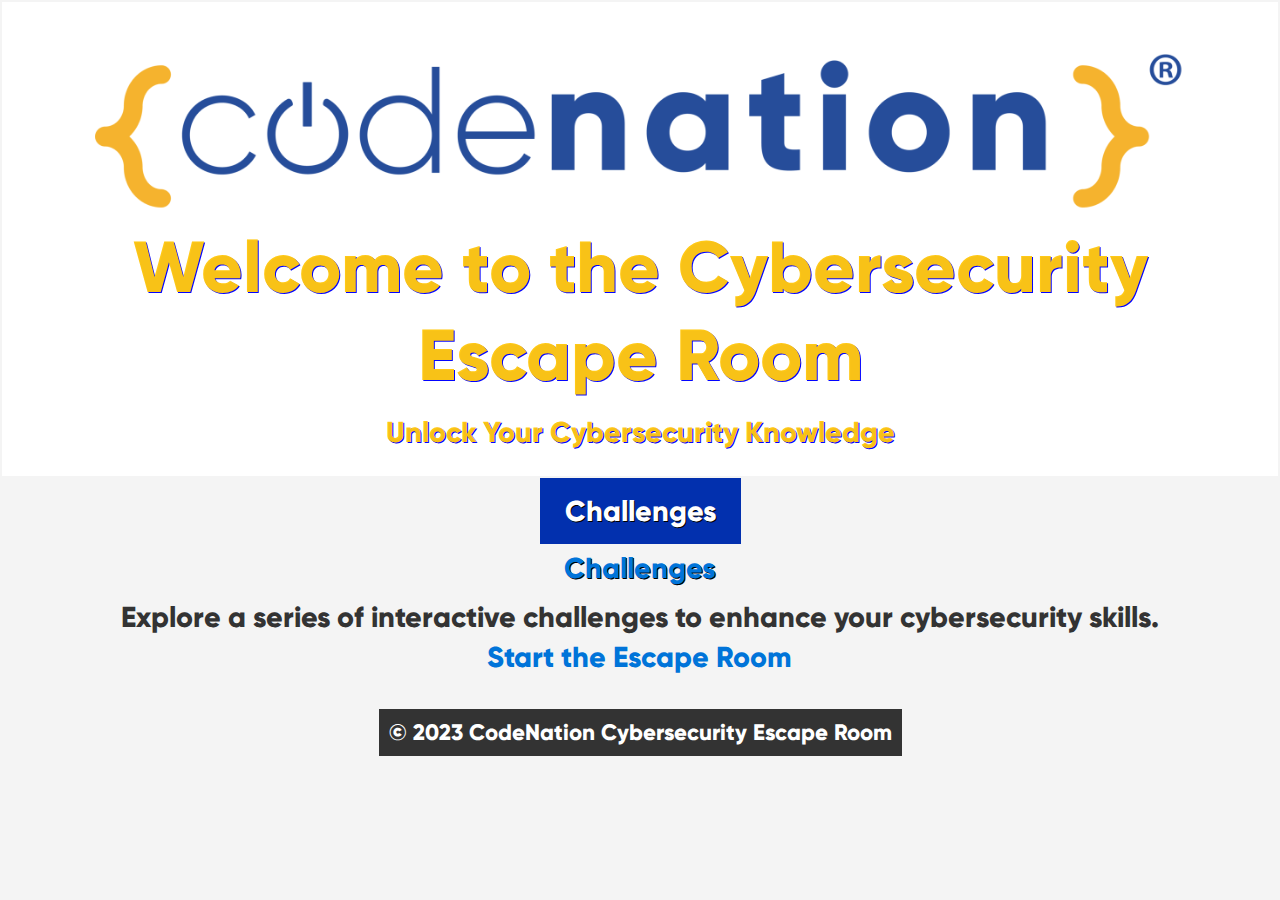
<file: index.html>
<!DOCTYPE html>
<html lang="en">
<head>
    <meta charset="UTF-8">
    <meta name="viewport" content="width=device-width, initial-scale=1.0">
    <title>Cybersecurity Escape Room</title>
    <link rel="stylesheet" href="styles.css"> <!-- You can create a separate CSS file for styling -->
</head>
<body>
    <header>
        <img class="heading" src="CN.png" alt="company logo">
        <h1>Welcome to the Cybersecurity Escape Room</h1>
        <p>Unlock Your Cybersecurity Knowledge</p>
    </header>

    <nav>
        <ul>
            <li><a href="challenges.html">Challenges</a></li>
            <!-- <li><a href="#leaderboard">Leaderboard</a></li>
            <li><a href="#resources">Resources</a></li>
            <li><a href="#discussion">Discussion Forum</a></li> -->
            <!-- <li><a href="about.html">About</a></li>
            <li><a href="contact.html">Contact</a></li> -->
        </ul>
    </nav>

    <main>
        <section id="challenges">
            <h2>Challenges</h2>
            <p>Explore a series of interactive challenges to enhance your cybersecurity skills.</p>
            <a href="challenges.html">Start the Escape Room</a>
        </section>


        <!-- <section id="about">
            <h2>About Us</h2>
            <p>Meet the instructors and learn about the course.</p>
            <a href="about.html">Learn More</a>
        </section> -->
        
        <!-- <section id="contact">
            <h2>Contact Us</h2>
            <p>Have questions or need assistance? Reach out to us.</p>
            <a href="contact.html">Contact</a>
        </section> -->
    </main>

    <footer>
        <p>&copy; 2023 CodeNation Cybersecurity Escape Room</p>
    </footer>
</body>
</html>
</file>
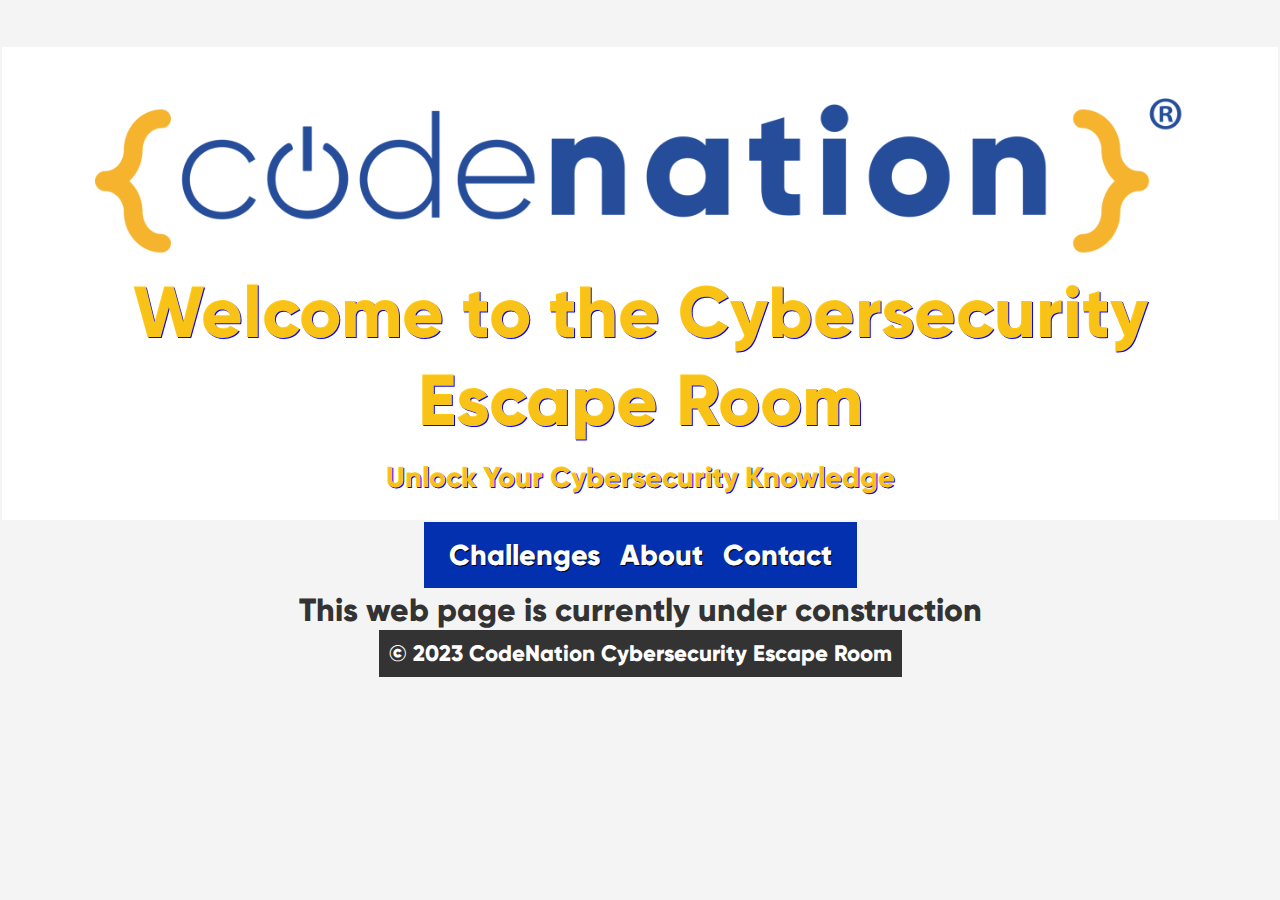
<file: about.html>
<!DOCTYPE html>
<html lang="en">
<head>
    <meta charset="UTF-8">
    <meta name="viewport" content="width=device-width, initial-scale=1.0">
    <link rel="stylesheet" href="styles.css">
    <title>Document</title>
    
</head>
<body>

    <header>
        <img class="heading" src="CN.png" alt="company logo">
        <h1>Welcome to the Cybersecurity Escape Room</h1>
        <p>Unlock Your Cybersecurity Knowledge</p>
    </header>

    <nav>
        <ul>
            <li><a href="challenges.html">Challenges</a></li>
            <!-- <li><a href="#leaderboard">Leaderboard</a></li>
            <li><a href="#resources">Resources</a></li>
            <li><a href="#discussion">Discussion Forum</a></li> -->
            <li><a href="about.html">About</a></li>
            <li><a href="contact.html">Contact</a></li>
        </ul>
    </nav>
    <h1>This web page is currently under construction</h1>

    <footer>
        <p>&copy; 2023 CodeNation Cybersecurity Escape Room</p>
    </footer>
</body>
</html>
</file>
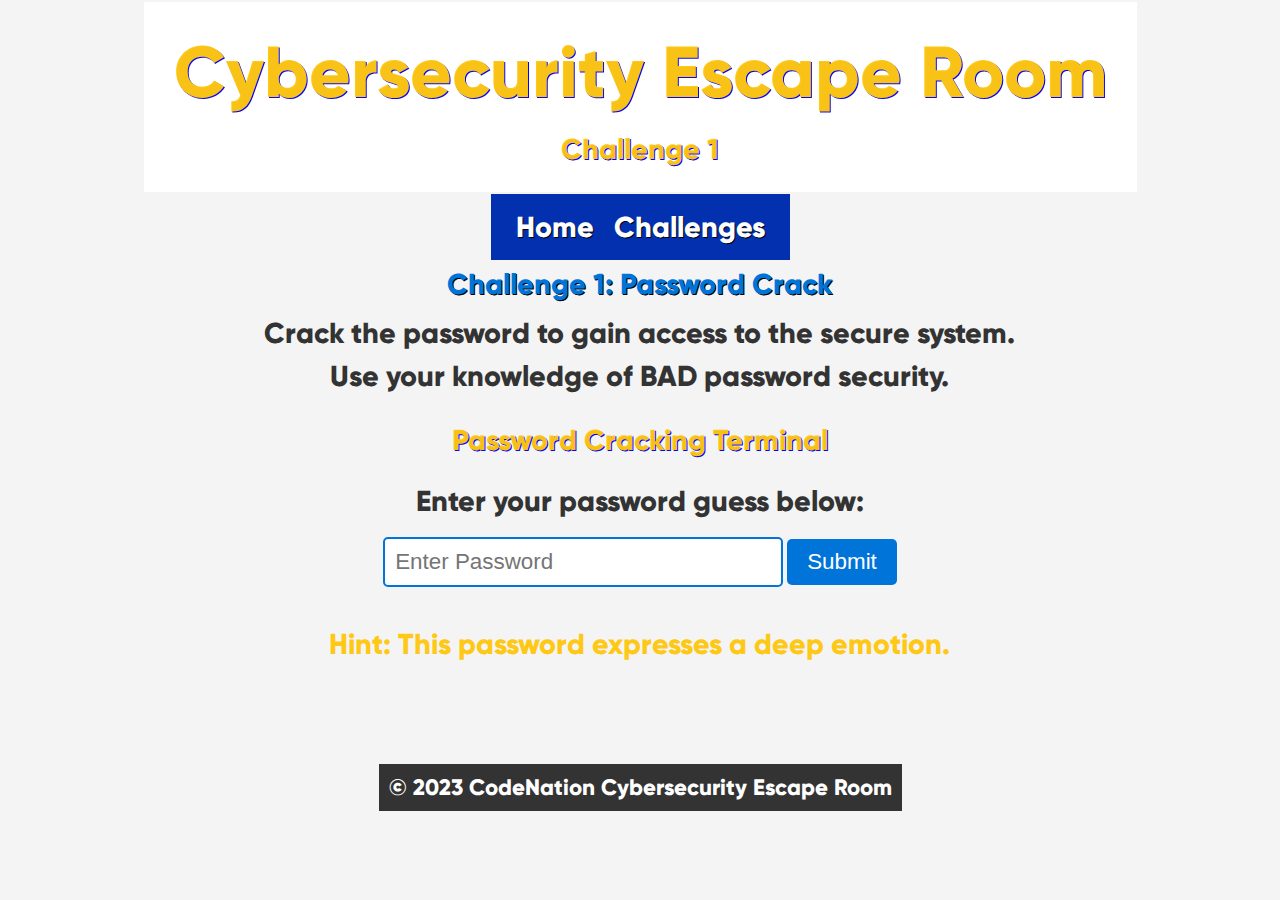
<file: challenge1.html>
<!DOCTYPE html>
<html lang="en">
<head>
    <meta charset="UTF-8">
    <meta name="viewport" content="width=device-width, initial-scale=1.0">
    <link rel="stylesheet" href="styles.css">
    <link rel="stylesheet" href="challenge1.css">
    <title>Cybersecurity Escape Room - Challenge 1: Password Crack</title>
</head>
<body>


    <header>
        <h1>Cybersecurity Escape Room</h1>
        <p>Challenge 1</p>
    </header>

    <nav>
        <ul>
            <li><a href="index.html">Home</a></li>
            <li><a href="challenges.html">Challenges</a></li>
        </ul>
    </nav>

    <main>
        <section>
            <h2>Challenge 1: Password Crack</h2>
            <p>Crack the password to gain access to the secure system.</p>
            <p>Use your knowledge of BAD password security.</p>

            <section>
                <h3>Password Cracking Terminal</h3>
                <p>Enter your password guess below:</p>
                <input type="password" id="passwordInput" placeholder="Enter Password">
                <button id="checkPasswordButton">Submit</button>
                <br>
                <br>
                <p id="passwordMessage"></p>
                <section id="passwordHints">
                    <!-- Hints will be displayed here -->
                </section>
            </section>
        </section>
    </main>

    <footer>
        <p>&copy; 2023 CodeNation Cybersecurity Escape Room</p>
    </footer>

    <script src="passwords.js" defer></script>
    <script src="password-crack.js" defer></script>
</body>
</html>
</file>
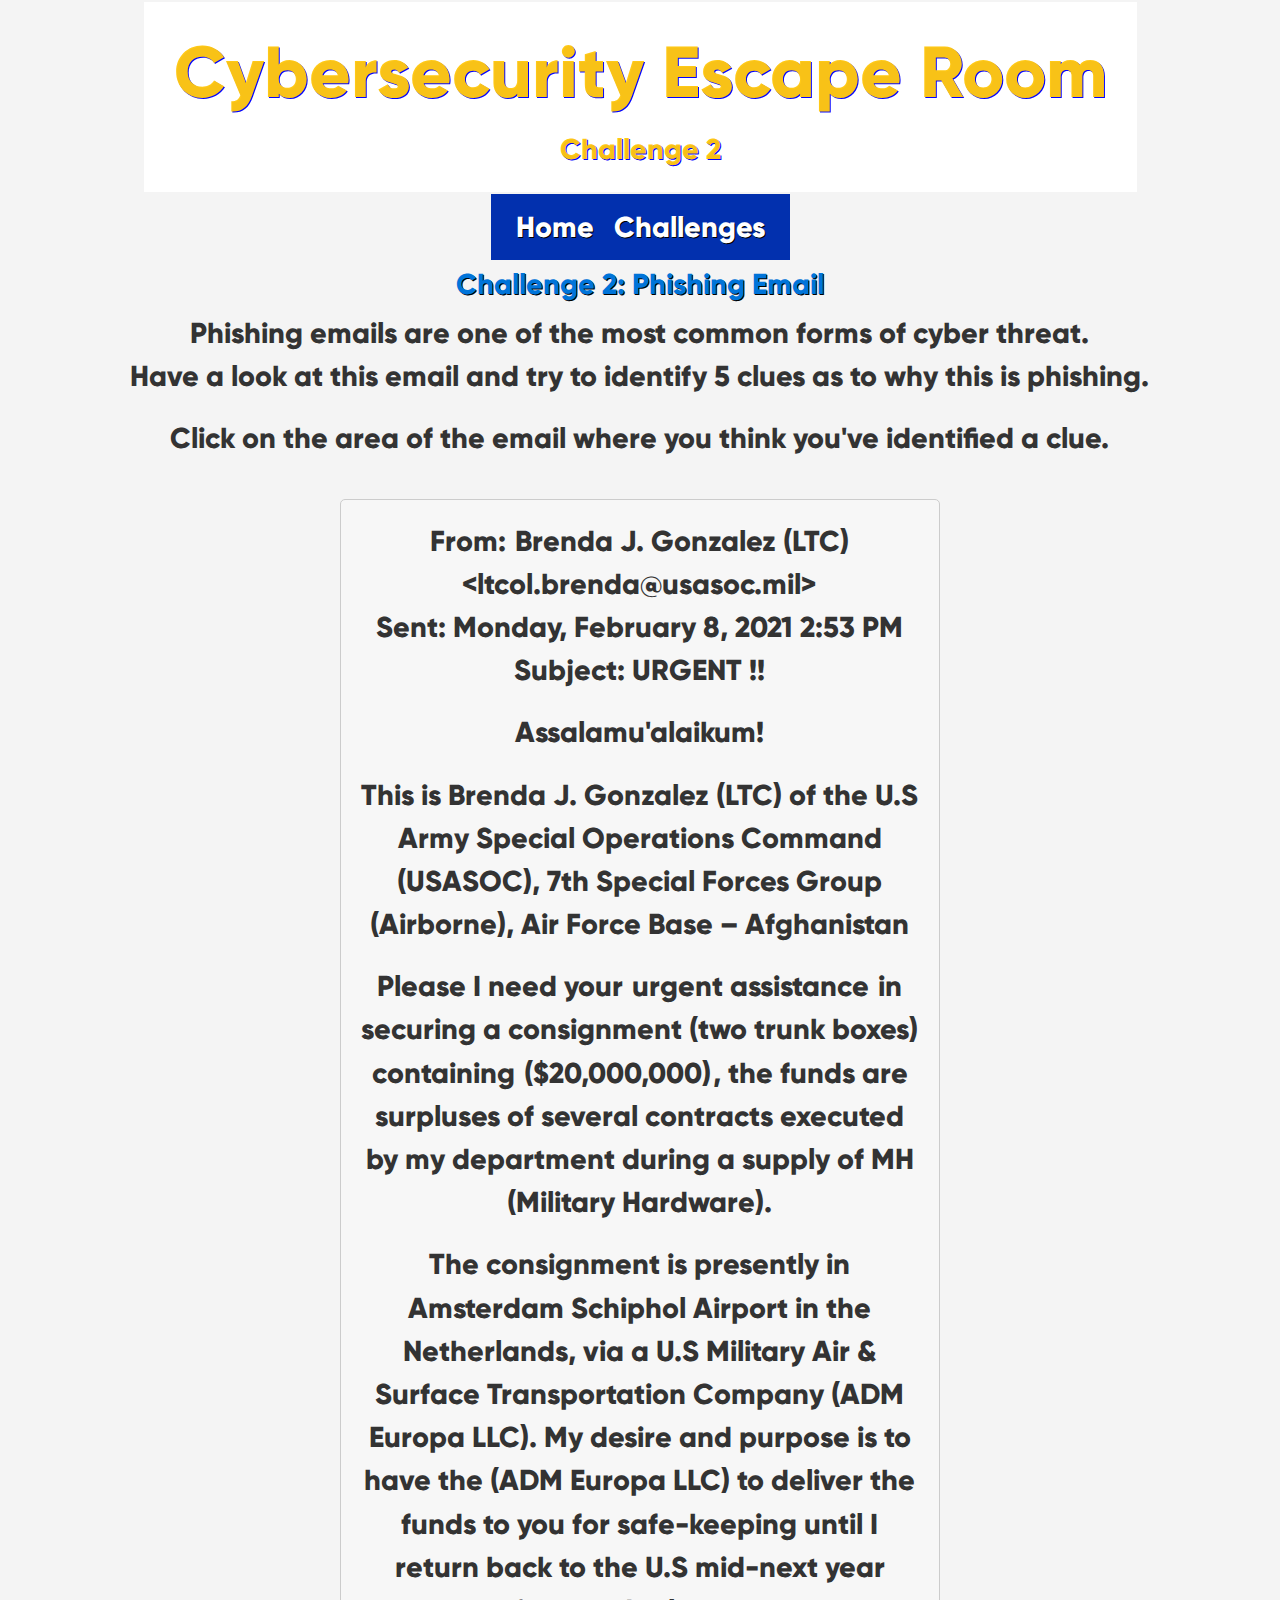
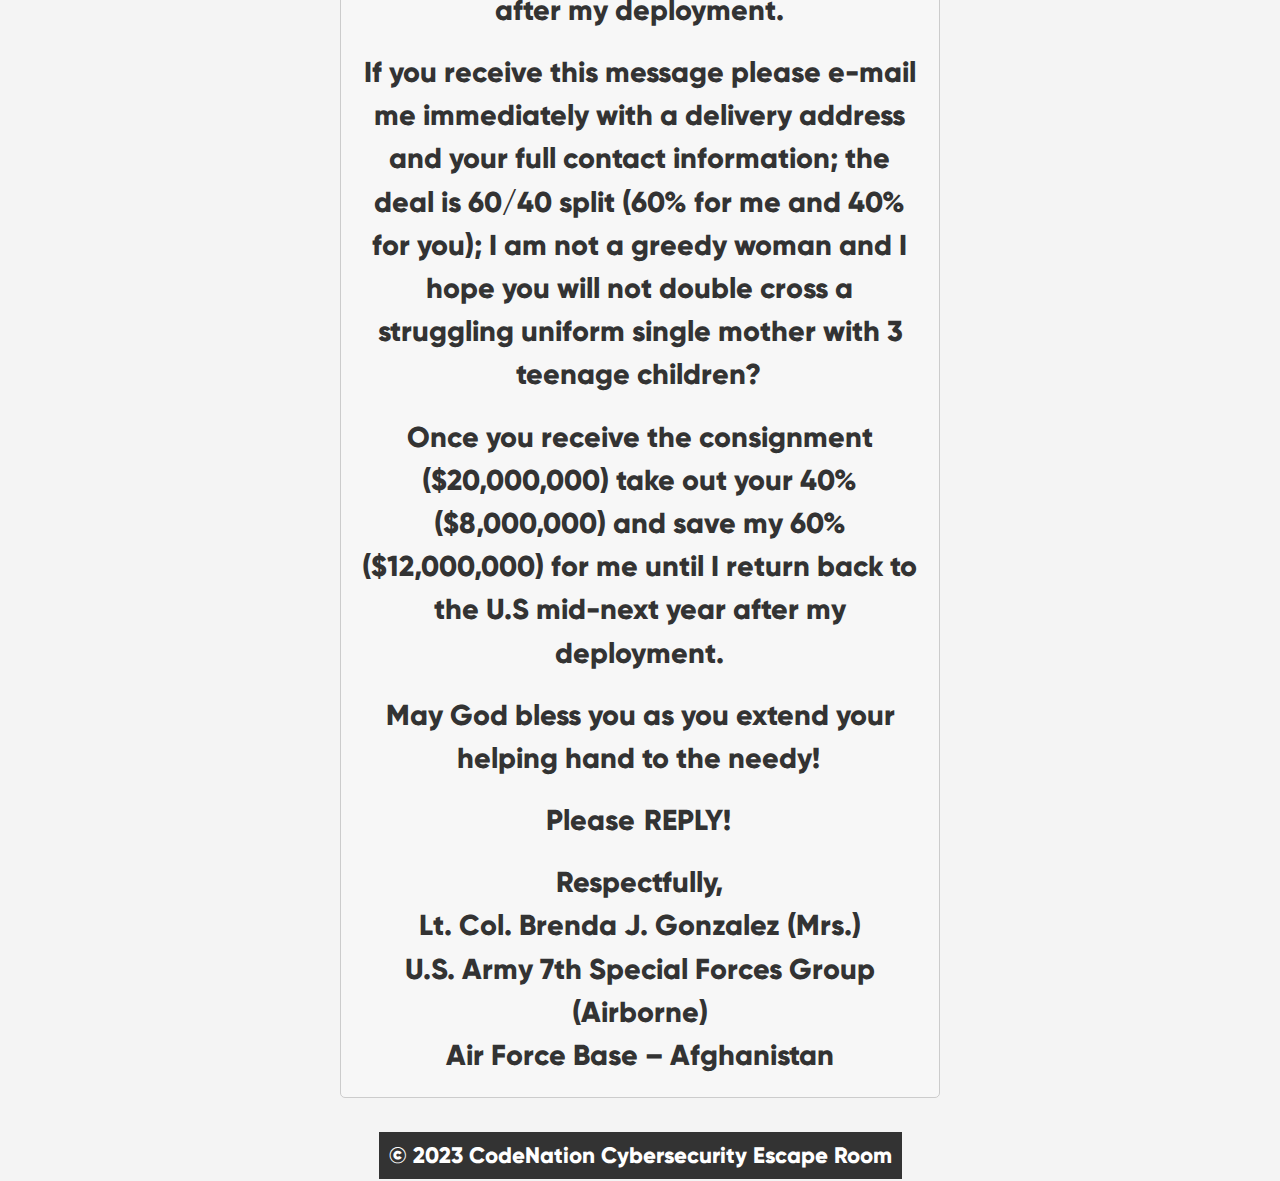
<file: challenge2.html>
<!DOCTYPE html>
<html lang="en">
<head>
    <meta charset="UTF-8">
    <meta name="viewport" content="width=device-width, initial-scale=1.0">
    <title>Cybersecurity Escape Room - Challenge 2</title>
    <link rel="stylesheet" href="styles.css">
    <style>
        /* Add CSS styles for the phishing email here */
        .phishing-email {
            width: 80%;
            max-width: 600px;
            margin: 0 auto;
            padding: 20px;
            background-color: #f7f7f7;
            border: 1px solid #ccc;
            border-radius: 5px;
            cursor: pointer; /* Make the entire email clickable */
        }

        .red-flag-placeholder {
            /* cursor: pointer;  Commenting this out to prevent cursor change on hover */
            background-color: transparent;  /* No background color */
            display: inline;  /* Displayed inline with the text */
            color: inherit;   /* Inherits the color of the surrounding text */
            text-decoration: none;  /* No underline or other text decoration */
        }

        .red-flag-identified {
            background-color: rgb(255, 0, 0); /* Or any other color you'd like to use to indicate a correct identification */
        }
    
    </style>
</head>
<body>
<header>
    <h1>Cybersecurity Escape Room</h1>
    <p>Challenge 2</p>
</header>

<nav>
    <ul>
        <li><a href="index.html">Home</a></li>
        <li><a href="challenges.html">Challenges</a></li>
    </ul>
</nav>

<main>
    <section>
        <h2>Challenge 2: Phishing Email</h2>
            <p>Phishing emails are one of the most common forms of cyber threat.</p>
            <p>Have a look at this email and try to identify 5 clues as to why this is phishing.</p><br>
            <p>Click on the area of the email where you think you've identified a clue.</p>
            <br><br>
        <div class="phishing-email" id="phishingEmail">
            <p>From: <span class="red-flag-placeholder" data-redflag="Unknown Sender">Brenda J. Gonzalez (LTC) &lt;ltcol.brenda@usasoc.mil&gt;</span></p>
            <p>Sent: Monday, February 8, 2021 2:53 PM</p>
            <p>Subject: URGENT !!</p>
            <br>
            <p><span class="red-flag-placeholder" data-redflag="Unusual Greeting">Assalamu'alaikum!</span></p>
            <br>
            <p>This is Brenda J. Gonzalez (LTC) of the U.S Army Special Operations Command (USASOC), 7th Special Forces Group (Airborne), Air Force Base – Afghanistan</p>
            <br>
            <p>Please I need your <span class="red-flag-placeholder" data-redflag="Urgent Request">urgent assistance</span> in securing a consignment (two trunk boxes) containing <span class="red-flag-placeholder" data-redflag="Large Sum of Money">($20,000,000)</span>, the funds are surpluses of several contracts executed by my department during a supply of MH (Military Hardware).</p>
            <br>
            <p>The consignment is presently in Amsterdam Schiphol Airport in the Netherlands, via a U.S Military Air & Surface Transportation Company (ADM Europa LLC). My desire and purpose is to have the (ADM Europa LLC) to deliver the funds to you for safe-keeping until I return back to the U.S mid-next year after my deployment.</p>
            <br>
            <p>If you receive this message please e-mail me immediately with a delivery address and your full contact information; the deal is 60/40 split (60% for me and 40% for you); I am not a greedy woman and I hope you will not double cross a <span class="red-flag-placeholder" data-redflag="Emotional Manipulation">struggling uniform single mother with 3 teenage children?</span></p>
            <br>
            <p>Once you receive the consignment ($20,000,000) take out your 40% ($8,000,000) and save my 60% ($12,000,000) for me until I return back to the U.S mid-next year after my deployment.</p>
            <br>
            <p> <span class="red-flag-placeholder" data-redflag="Religious Appeal">May God bless you as you extend your helping hand to the needy!</span></p>
            <br>
            <p>Please <span class="red-flag-placeholder" data-redflag="Insistence on Immediate Response">REPLY!</span></p>
            <br>
            <p>Respectfully,</p>
            <p>Lt. Col. Brenda J. Gonzalez (Mrs.)</p>
            <p>U.S. Army 7th Special Forces Group (Airborne)</p>
            <p>Air Force Base – Afghanistan</p>
        </div>
    </section>
</main>

<footer>
    <p>&copy; 2023 CodeNation Cybersecurity Escape Room</p>
</footer>

<script src="phishing-email.js" defer></script>
</body>
</html>
</file>
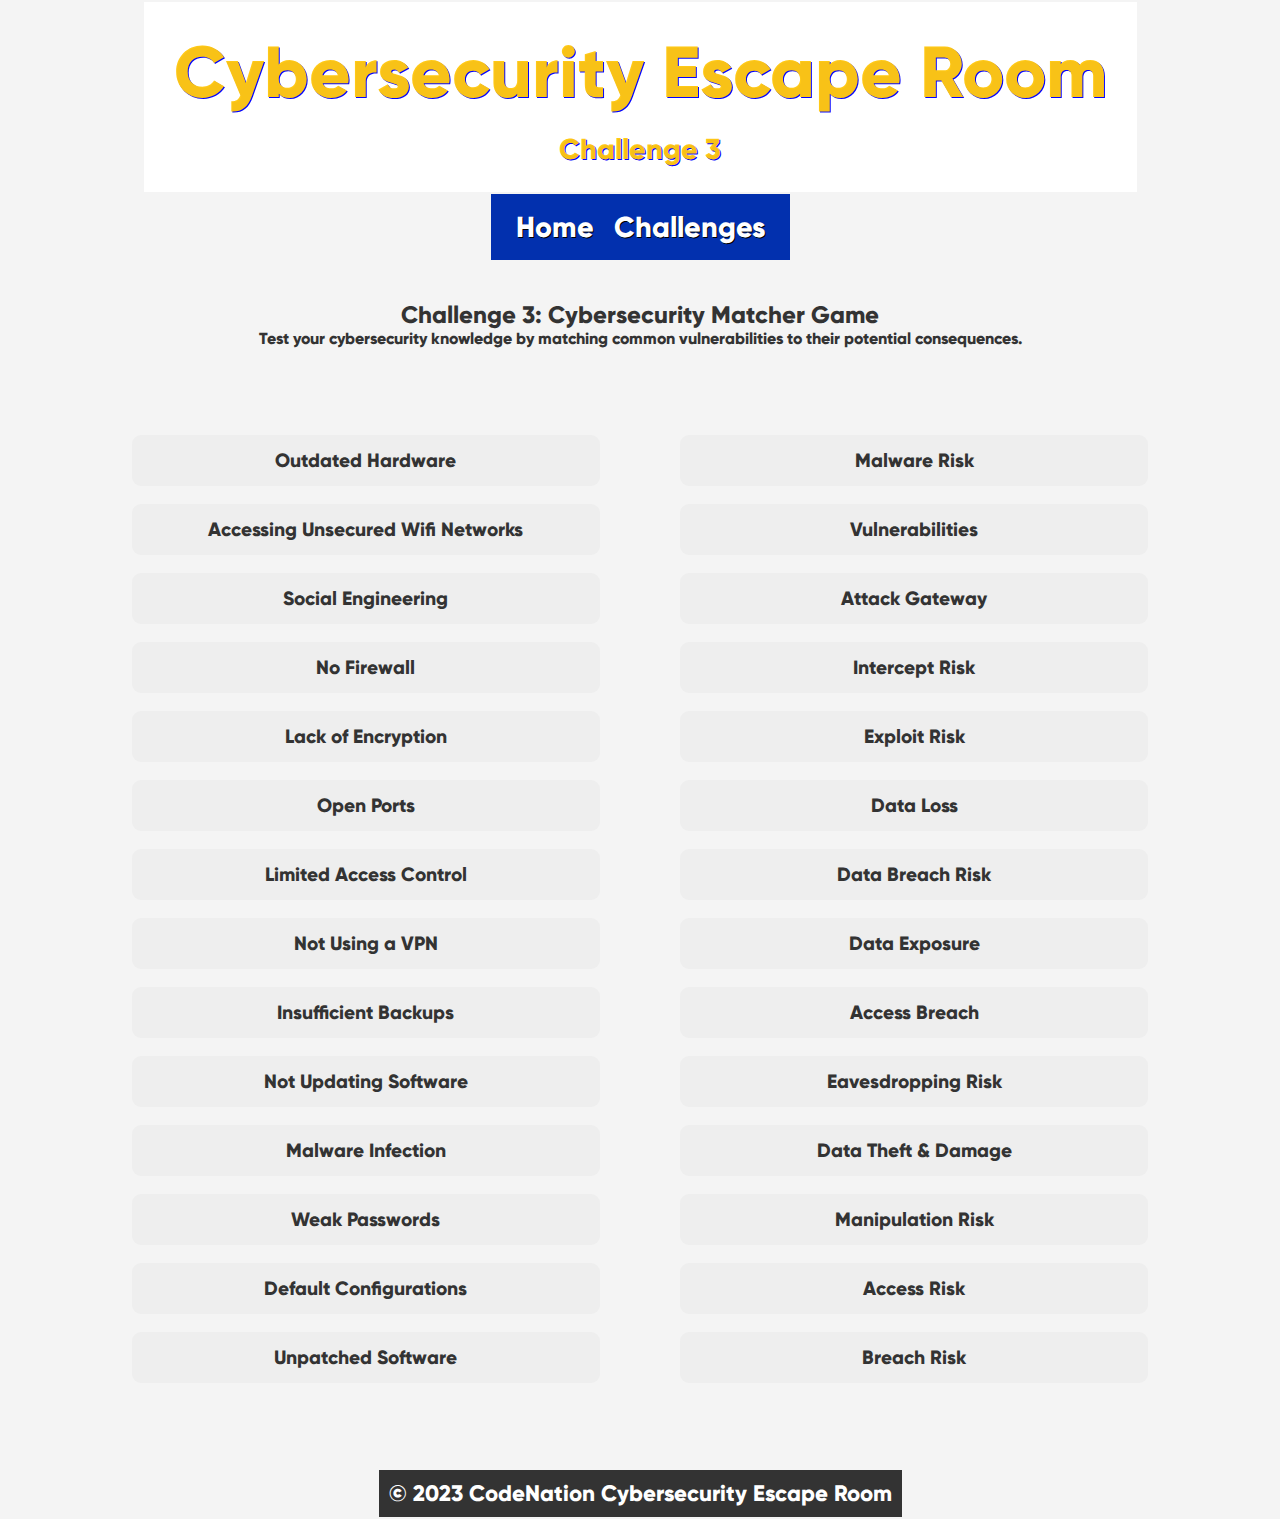
<file: challenge3.html>
<!DOCTYPE html>
<html lang="en">
<head>
    <meta charset="UTF-8">
    <meta name="viewport" content="width=device-width, initial-scale=1.0">
    <link rel="stylesheet" href="matcher.css">
    <link rel="stylesheet" href="styles.css">
    <title>Matcher Game</title>
</head>
<body>

    <header>
        <h1>Cybersecurity Escape Room</h1>
        <p>Challenge 3</p>
    </header>

    <nav>
        <ul>
            <li><a href="index.html">Home</a></li>
            <li><a href="challenges.html">Challenges</a></li>
        </ul>
    </nav>

<br><br>
        

            <h2>Challenge 3: Cybersecurity Matcher Game</h2>
            <p>Test your cybersecurity knowledge by matching common vulnerabilities to their potential consequences.</p>
            <br><br>
    
            <div class="game-container" id="gameContainer">
                <div class="vulnerabilities">
                    <div class="card" data-match="Breach Risk">No Firewall</div>
                    <div class="card" data-match="Malware Risk">Not Updating Software</div>
                    <div class="card" data-match="Eavesdropping Risk">Not Using a VPN</div>
                    <div class="card" data-match="Intercept Risk">Accessing Unsecured Wifi Networks</div>
                    <div class="card" data-match="Access Breach">Weak Passwords</div>
                    <div class="card" data-match="Exploit Risk">Unpatched Software</div>
                    <div class="card" data-match="Manipulation Risk">Social Engineering</div>
                    <div class="card" data-match="Access Risk">Default Configurations</div>
                    <div class="card" data-match="Attack Gateway">Open Ports</div>
                    <div class="card" data-match="Data Theft & Damage">Malware Infection</div>
                    <div class="card" data-match="Data Exposure">Lack of Encryption</div>
                    <div class="card" data-match="Data Loss">Insufficient Backups</div>
                    <div class="card" data-match="Vulnerabilities">Outdated Hardware</div>
                    <div class="card" data-match="Data Breach Risk">Limited Access Control</div>
                </div>
                <div class="consequences">
                    <div class="card" data-match="Breach Risk">Breach Risk</div>
                    <div class="card" data-match="Malware Risk">Malware Risk</div>
                    <div class="card" data-match="Eavesdropping Risk">Eavesdropping Risk</div>
                    <div class="card" data-match="Intercept Risk">Intercept Risk</div>
                    <div class="card" data-match="Access Breach">Access Breach</div>
                    <div class="card" data-match="Exploit Risk">Exploit Risk</div>
                    <div class="card" data-match="Manipulation Risk">Manipulation Risk</div>
                    <div class="card" data-match="Access Risk">Access Risk</div>
                    <div class="card" data-match="Attack Gateway">Attack Gateway</div>
                    <div class="card" data-match="Data Theft & Damage">Data Theft & Damage</div>
                    <div class="card" data-match="Data Exposure">Data Exposure</div>
                    <div class="card" data-match="Data Loss">Data Loss</div>
                    <div class="card" data-match="Vulnerabilities">Vulnerabilities</div>
                    <div class="card" data-match="Data Breach Risk">Data Breach Risk</div>
                </div>
            </div>

            <br><br>

    <footer>
        <p>&copy; 2023 CodeNation Cybersecurity Escape Room</p>
    </footer>

    <script src="matcher.js"></script>
</body>
</html>
</file>
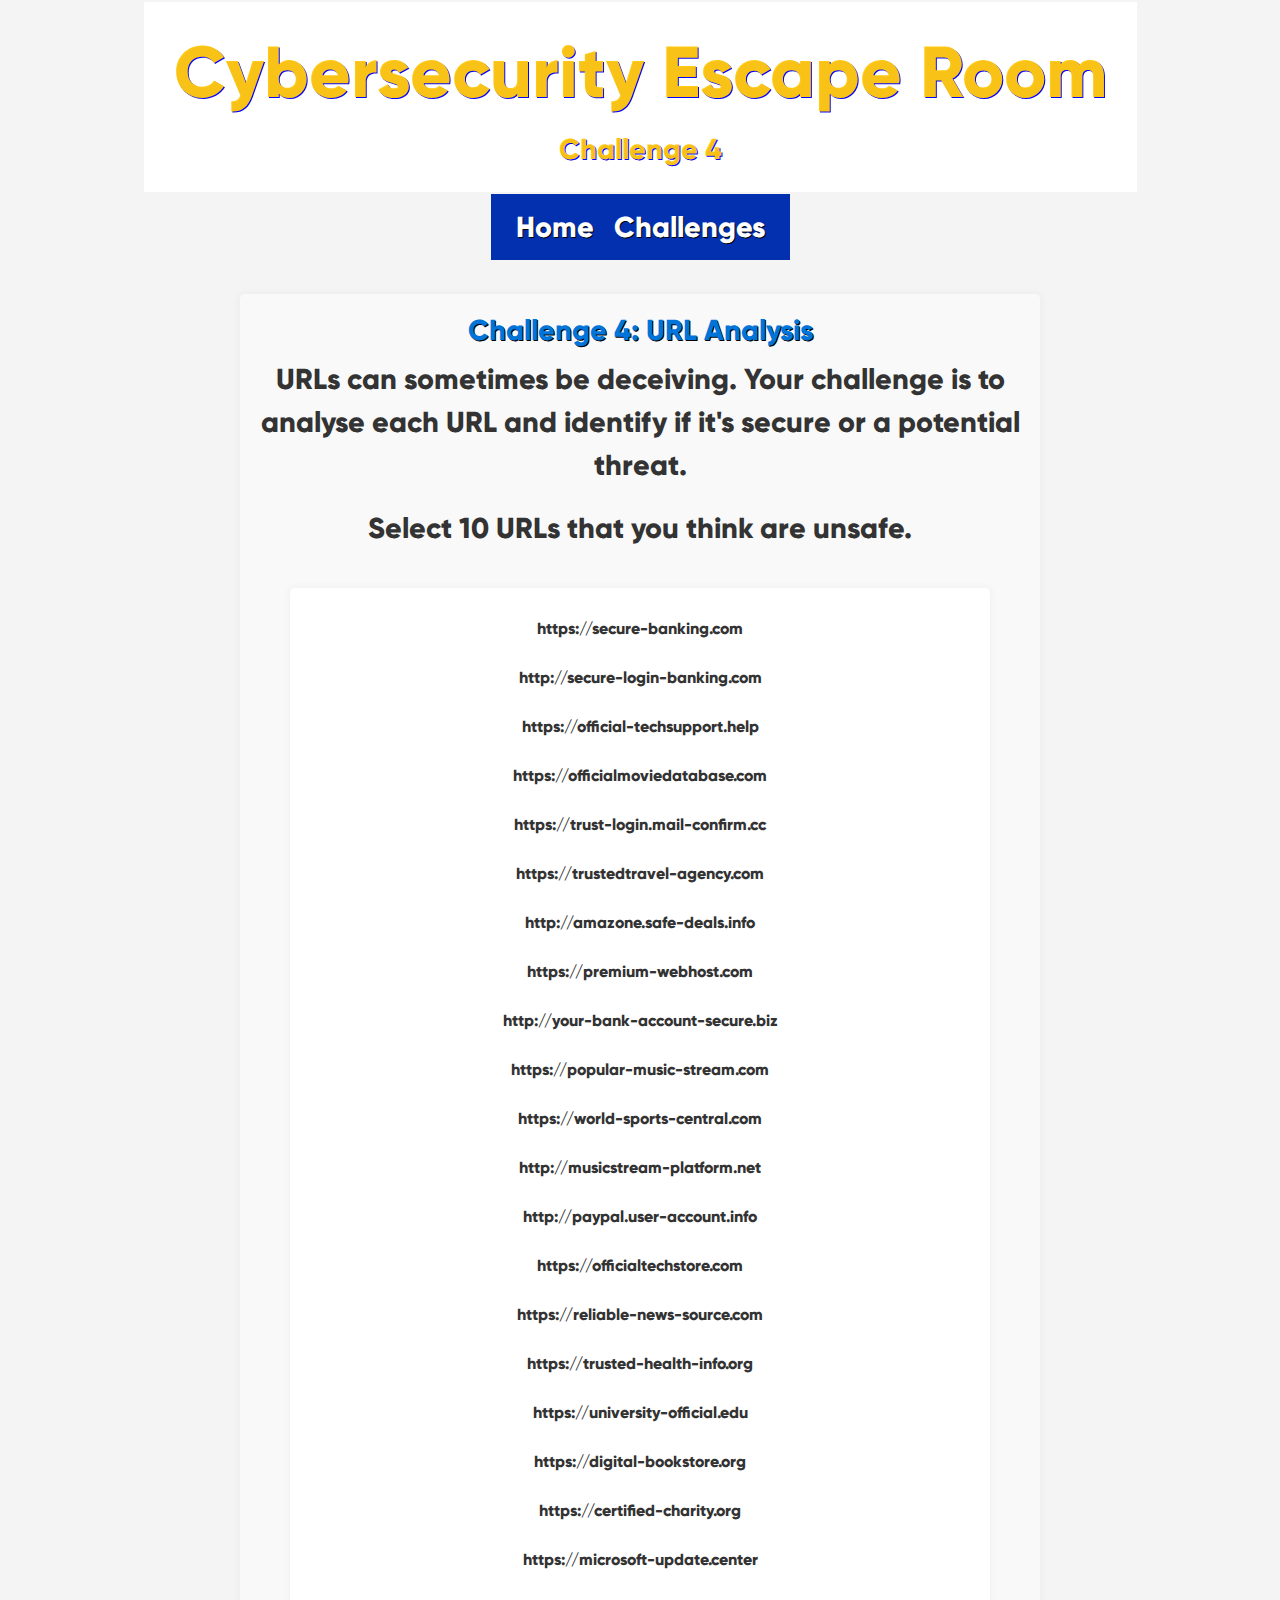
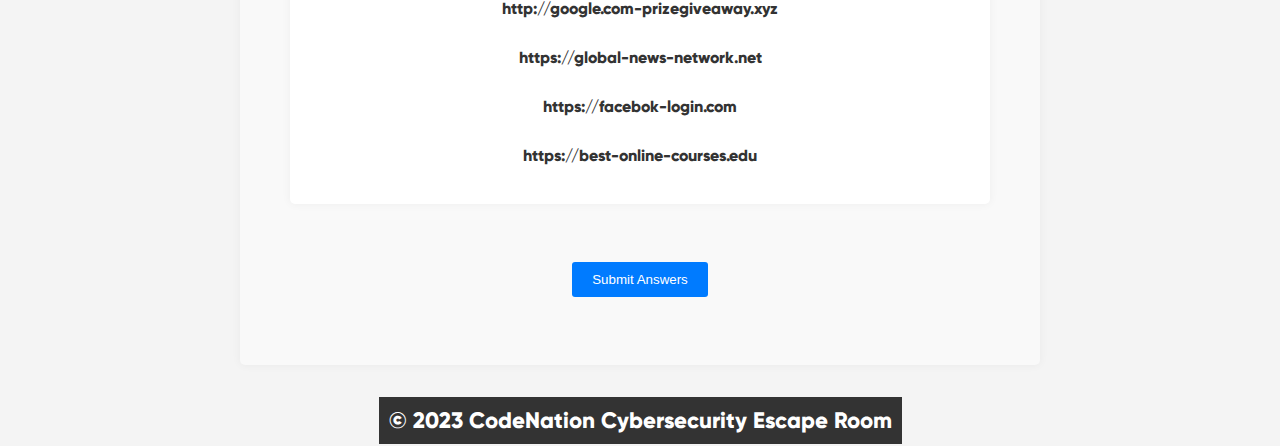
<file: challenge4.html>
<!DOCTYPE html>
<html lang="en">
<head>
    <meta charset="UTF-8">
    <meta name="viewport" content="width=device-width, initial-scale=1.0">
    <title>Cybersecurity Escape Room - Challenge 4</title>
    <link rel="stylesheet" href="challenge4.css">
    <link rel="stylesheet" href="styles.css">
</head>
<body>

    <header>
        <h1>Cybersecurity Escape Room</h1>
        <p>Challenge 4</p>
    </header>

    <nav>
        <ul>
            <li><a href="index.html">Home</a></li>
            <li><a href="challenges.html">Challenges</a></li>
        </ul>
    </nav>
    
    <main>
        <section>
            <h2>Challenge 4: URL Analysis</h2>
            <p>URLs can sometimes be deceiving. Your challenge is to analyse each URL and identify if it's secure or a potential threat.</p><br><p> Select 10 URLs that you think are unsafe.</p>
            <br><br>
            <div class="url-list">
                <!-- Safe URLs -->
                <div class="url-item" data-url-type="safe" onclick="selectUrl(this)">https://secure-banking.com</div>
                <div class="url-item" data-url-type="safe" onclick="selectUrl(this)">https://reliable-news-source.com</div>
                <div class="url-item" data-url-type="safe" onclick="selectUrl(this)">https://officialtechstore.com</div>
                <div class="url-item" data-url-type="safe" onclick="selectUrl(this)">https://trusted-health-info.org</div>
                <div class="url-item" data-url-type="safe" onclick="selectUrl(this)">https://popular-music-stream.com</div>
                <div class="url-item" data-url-type="safe" onclick="selectUrl(this)">https://university-official.edu</div>
                <div class="url-item" data-url-type="safe" onclick="selectUrl(this)">https://world-sports-central.com</div>
                <div class="url-item" data-url-type="safe" onclick="selectUrl(this)">https://certified-charity.org</div>
                <div class="url-item" data-url-type="safe" onclick="selectUrl(this)">https://officialmoviedatabase.com</div>
                <div class="url-item" data-url-type="safe" onclick="selectUrl(this)">https://premium-webhost.com</div>
                <div class="url-item" data-url-type="safe" onclick="selectUrl(this)">https://best-online-courses.edu</div>
                <div class="url-item" data-url-type="safe" onclick="selectUrl(this)">https://trustedtravel-agency.com</div>
                <div class="url-item" data-url-type="safe" onclick="selectUrl(this)">https://global-news-network.net</div>
                <div class="url-item" data-url-type="safe" onclick="selectUrl(this)">https://digital-bookstore.org</div>
            
                <!-- Unsafe URLs -->
                <div class="url-item" data-url-type="threat" onclick="selectUrl(this)">http://secure-login-banking.com</div>
                <div class="url-item" data-url-type="threat" onclick="selectUrl(this)">https://facebok-login.com</div>
                <div class="url-item" data-url-type="threat" onclick="selectUrl(this)">http://amazone.safe-deals.info</div>
                <div class="url-item" data-url-type="threat" onclick="selectUrl(this)">http://your-bank-account-secure.biz</div>
                <div class="url-item" data-url-type="threat" onclick="selectUrl(this)">http://google.com-prizegiveaway.xyz</div>
                <div class="url-item" data-url-type="threat" onclick="selectUrl(this)">https://trust-login.mail-confirm.cc</div>
                <div class="url-item" data-url-type="threat" onclick="selectUrl(this)">http://paypal.user-account.info</div>
                <div class="url-item" data-url-type="threat" onclick="selectUrl(this)">https://microsoft-update.center</div>
                <div class="url-item" data-url-type="threat" onclick="selectUrl(this)">http://musicstream-platform.net</div>
                <div class="url-item" data-url-type="threat" onclick="selectUrl(this)">https://official-techsupport.help</div>
            </div>
            <br><br>
            <button id="submitAnswers">Submit Answers</button>
            <p id="feedbackMessage"></p>
        </section>
    </main>

    <footer>
        <p>&copy; 2023 CodeNation Cybersecurity Escape Room</p>
    </footer>

    <script src="challenge4.js" defer></script>
</body>
</html>
</file>
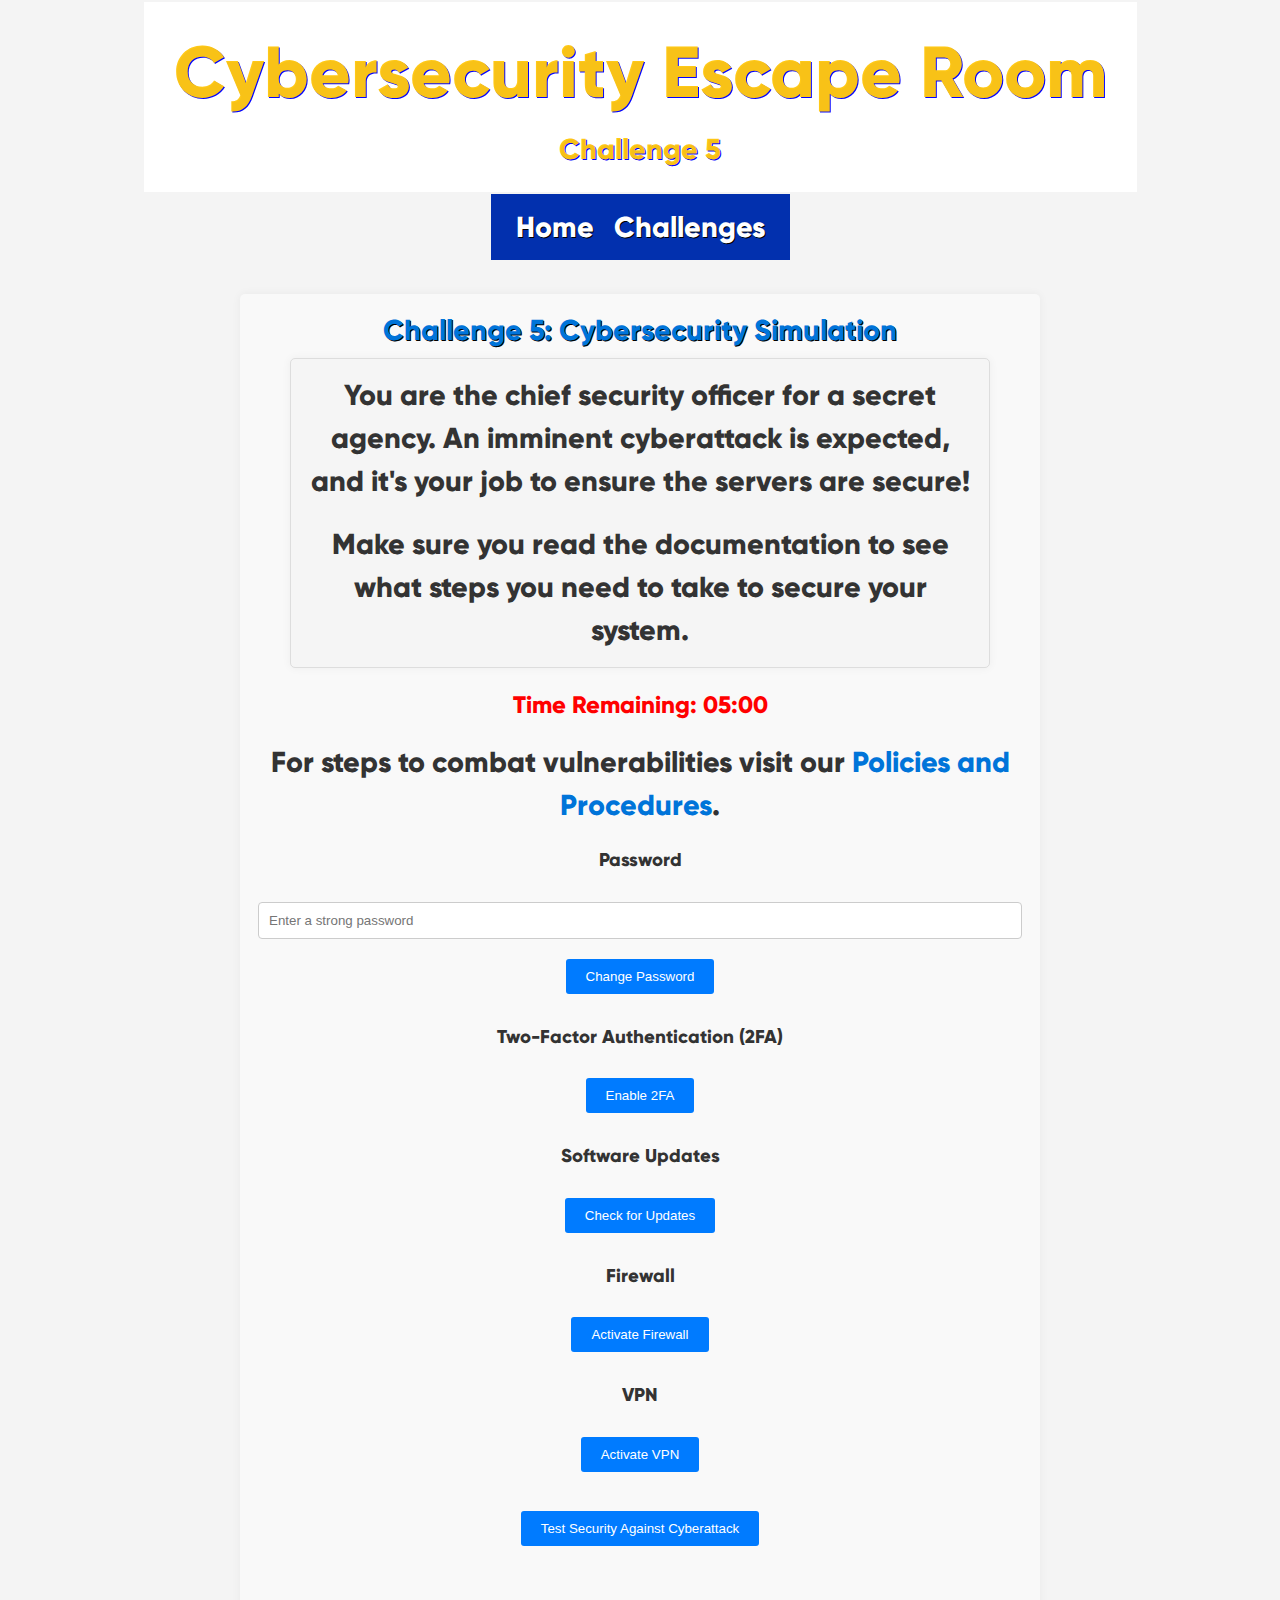
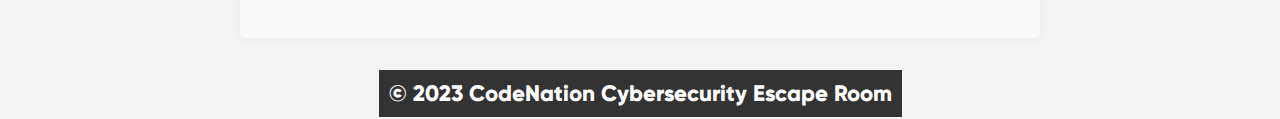
<file: challenge5.html>
<!DOCTYPE html>
<html lang="en">
<head>
    <meta charset="UTF-8">
    <meta name="viewport" content="width=device-width, initial-scale=1.0">
    <title>Cybersecurity Escape Room - Challenge 5</title>
    <link rel="stylesheet" href="styles.css">
    <link rel="stylesheet" href="challenge5.css">
</head>
<body>
    <header>
        <h1>Cybersecurity Escape Room</h1>
        <p>Challenge 5</p>
    </header>

    <nav>
        <ul>
            <li><a href="index.html">Home</a></li>
            <li><a href="challenges.html">Challenges</a></li>
        </ul>
    </nav>

    <main>
        <section>
            <h2>Challenge 5: Cybersecurity Simulation</h2>
            <div id="description-box" style="background-color: #f5f5f5; padding: 15px; border: 1px solid #ddd; border-radius: 5px; margin-bottom: 20px;">
                <p>You are the chief security officer for a secret agency. An imminent cyberattack is expected, and it's your job to ensure the servers are secure!</p><br>
                <p>Make sure you read the documentation to see what steps you need to take to secure your system.</p>
                
            </div>
            
            <div id="timer" style="font-weight: bold; color: red; font-size: 24px; text-align: center; margin-top: 20px;">Time Remaining: 05:00</div>
            

            <div id="notificationModal" style="display: none; position: fixed; left: 0; top: 0; width: 100%; height: 100%; background-color: rgba(0,0,0,0.5); z-index: 10;">
                <div style="background-color: white; width: 60%; margin: 50px auto; padding: 20px; border-radius: 10px;">
                    <h2>Notification</h2>
                    <p id="notificationMessage"></p>
                    <p id="notificationSubMessage" style="color: red;"></p>
                    <button onclick="closeModal()">Acknowledge</button>
                </div>
            </div>
            <p>For steps to combat vulnerabilities visit our <a href="policies.html" target="_blank">Policies and Procedures</a>.</p>

            <h3>Password</h3>
            <input type="password" id="passwordInput" placeholder="Enter a strong password">
            <p id="passwordFeedback"></p>
            
            <button id="changePasswordButton" type="button">Change Password</button>

            <h3>Two-Factor Authentication (2FA)</h3>
            <button id="btn2FA" onclick="toggle2FA()">Enable 2FA</button>

            <h3>Software Updates</h3>
            <button id="btnUpdateSoftware" onclick="updateSoftware()">Check for Updates</button>

            <h3>Firewall</h3>
            <button id="btnToggleFirewall" onclick="toggleFirewall()">Activate Firewall</button>

            <h3>VPN</h3>
            <button id="btnToggleVPN" onclick="toggleVPN()">Activate VPN</button>

            <br><br>
            <button id="simulateAttack">Test Security Against Cyberattack</button>
            <p id="simulationFeedback"></p>

            <div id="randomEvent" style="color: blue;"></div>
        </section>
    </main>

    <footer>
        <p>&copy; 2023 CodeNation Cybersecurity Escape Room</p>
    </footer>

    <script src="challenge5.js" defer></script>
</body>
</html>
</file>
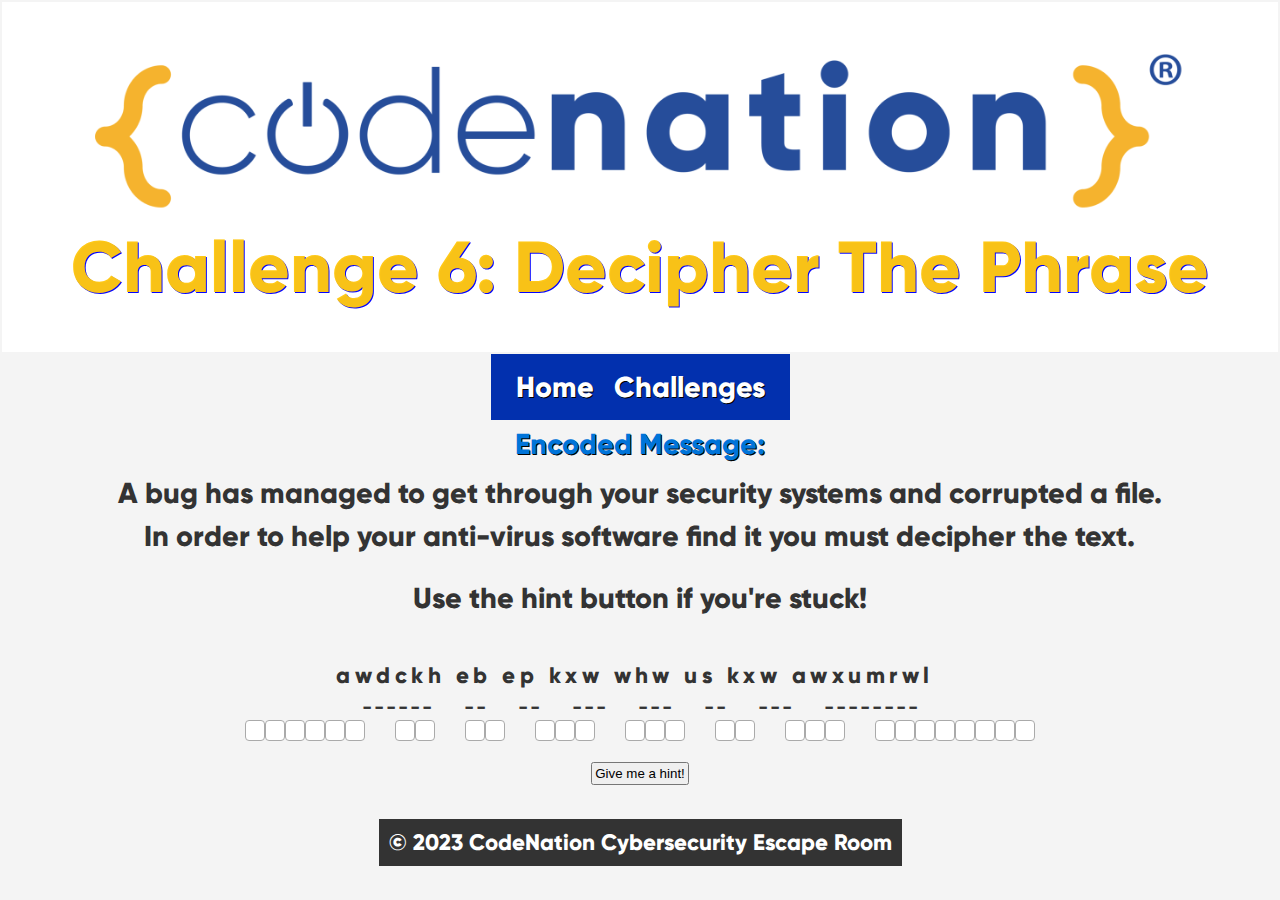
<file: challenge6.html>
<!DOCTYPE html>
<html lang="en">

<head>
    <meta charset="UTF-8">
    <meta name="viewport" content="width=device-width, initial-scale=1.0">
    <title>Challenge 6: Decipher The Phrase</title>
    <link rel="stylesheet" href="challenge6.css">
    <link rel="stylesheet" href="styles.css">
</head>

<body>
    <header>
        <img class="heading" src="CN.png" alt="company logo">
        <h1>Challenge 6: Decipher The Phrase</h1>
    </header>

    <nav>
        <ul>
            <li><a href="index.html">Home</a></li>
            <li><a href="challenges.html">Challenges</a></li>
        </ul>
    </nav>

    <main>
        <section>
            <h2>Encoded Message:</h2>
            <p>A bug has managed to get through your security systems and corrupted a file.</p>
            <p>In order to help your anti-virus software find it you must decipher the text.</p>
            <br>
            <p> Use the hint button if you're stuck!</p>
            <br><br>
            <div id="encodedSaying"></div>
            <br>
            <button onclick="giveHint()">Give me a hint!</button>
        </section>
    
    </main>

    <footer>
        <p>&copy; 2023 CodeNation Cybersecurity Escape Room</p>
    </footer>

    <script src="challenge6.js"></script>
</body>

</html>
</file>
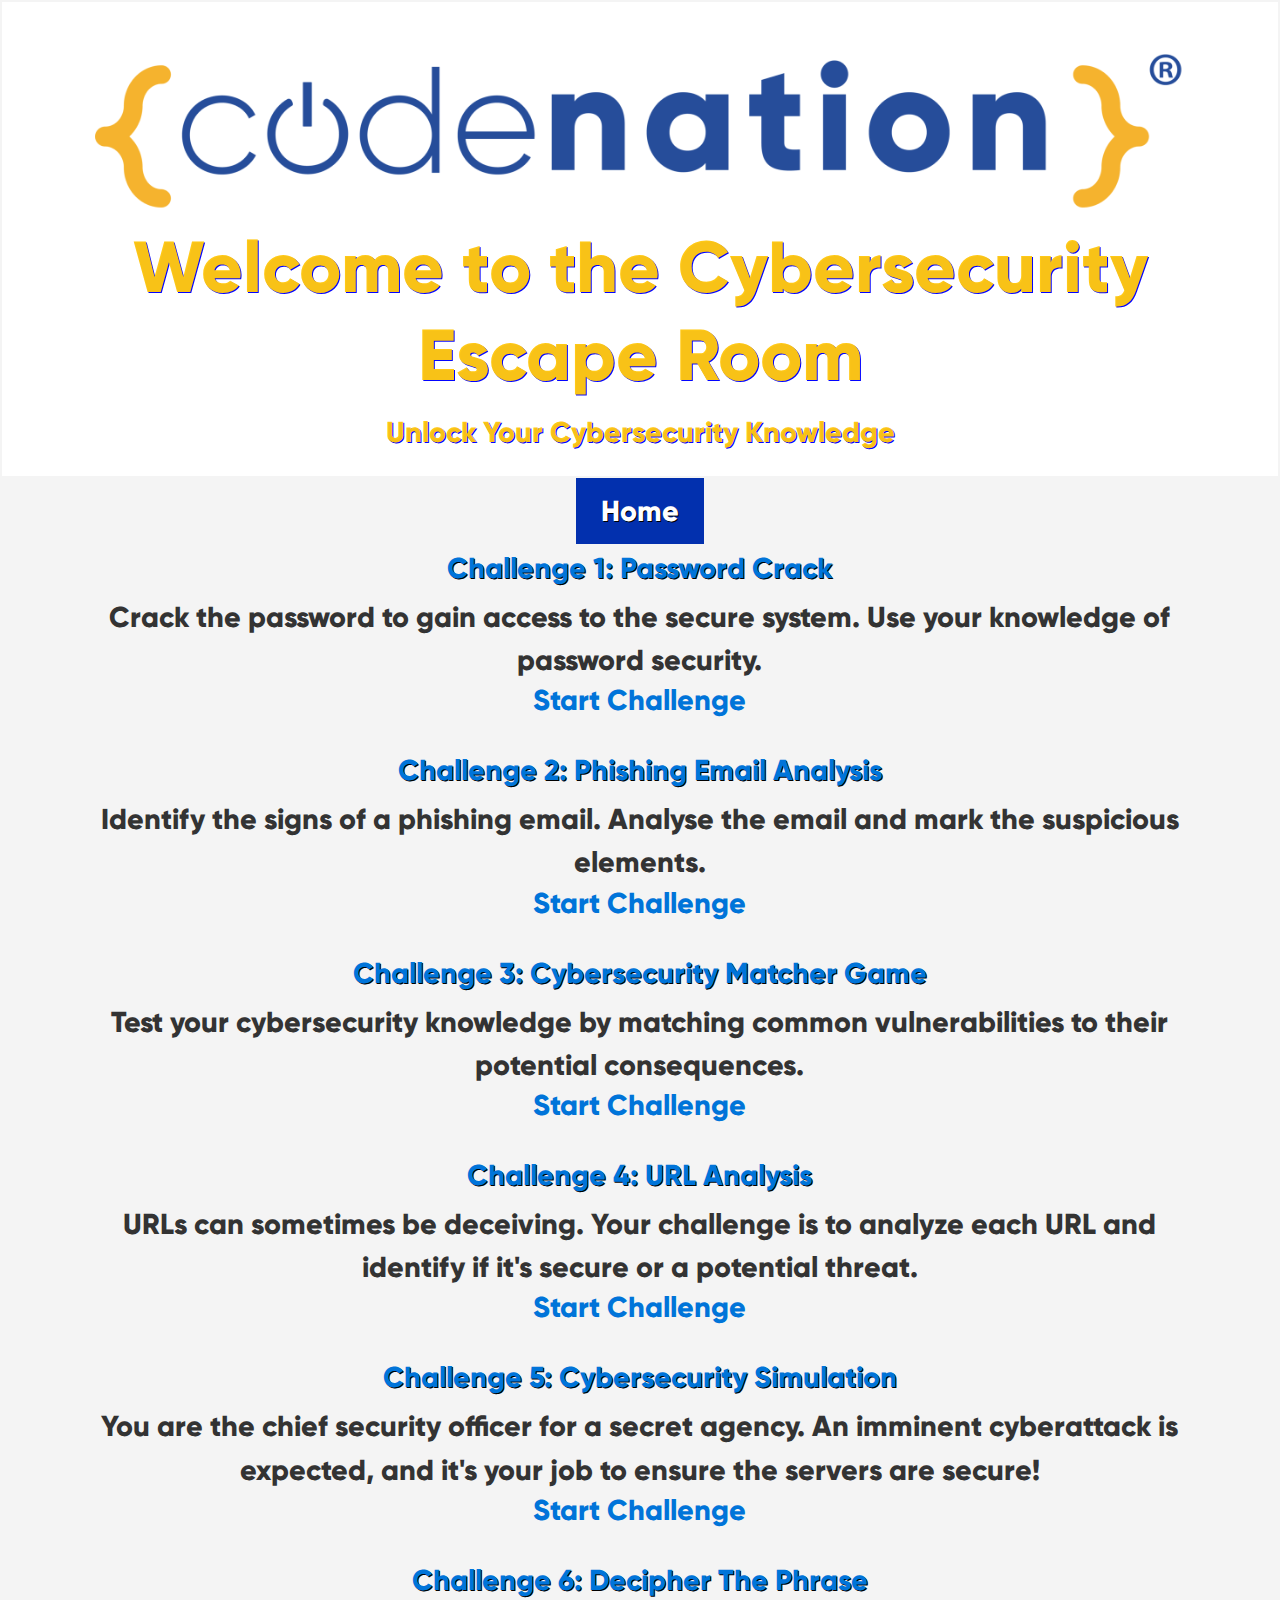
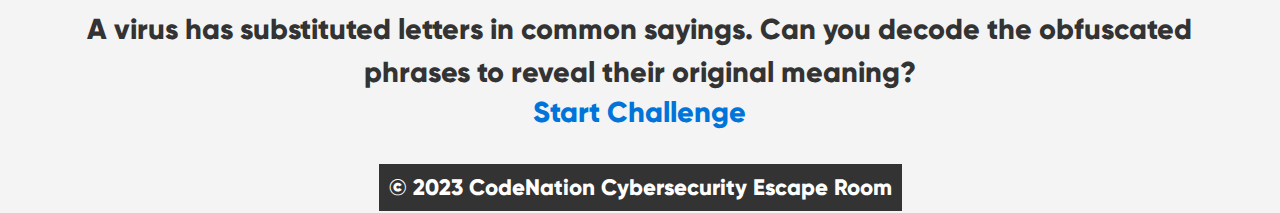
<file: challenges.html>
<!DOCTYPE html>
<html lang="en">
<head>
    <meta charset="UTF-8">
    <meta name="viewport" content="width=device-width, initial-scale=1.0">
    <title>Cybersecurity Escape Room - Challenges</title>
    <link rel="stylesheet" href="styles.css">
</head>
<body>
    <header>
        <img class="heading" src="CN.png" alt="company logo">
        <h1>Welcome to the Cybersecurity Escape Room</h1>
        <p>Unlock Your Cybersecurity Knowledge</p>
    </header>

    <nav>
        <ul>
            <li><a href="index.html">Home</a></li>
            <!-- Add links to other pages here -->
        </ul>
    </nav>

    <main>
        <section>
            <h2>Challenge 1: Password Crack</h2>
            <p>Crack the password to gain access to the secure system. Use your knowledge of password security.</p>
            <a href="challenge1.html">Start Challenge</a>
        </section>

        <section>
            <h2>Challenge 2: Phishing Email Analysis</h2>
            <p>Identify the signs of a phishing email. Analyse the email and mark the suspicious elements.</p>
            <a href="challenge2.html">Start Challenge</a>
        </section>

        <section>
            <h2>Challenge 3: Cybersecurity Matcher Game</h2>
            <p>Test your cybersecurity knowledge by matching common vulnerabilities to their potential consequences.</p>
            <a href="challenge3.html">Start Challenge</a>
        </section>

        <section>
            <h2>Challenge 4: URL Analysis</h2>
            <p>URLs can sometimes be deceiving. Your challenge is to analyze each URL and identify if it's secure or a potential threat.</p>
            <a href="challenge4.html">Start Challenge</a>
        </section>

        <!-- Add Challenge 5 here -->
        <section>
            <h2>Challenge 5: Cybersecurity Simulation</h2>
            <p>You are the chief security officer for a secret agency. An imminent cyberattack is expected, and it's your job to ensure the servers are secure!</p>
            <a href="challenge5.html">Start Challenge</a>
        </section>

        <section>
            <h2>Challenge 6: Decipher The Phrase</h2>
            <p>A virus has substituted letters in common sayings. Can you decode the obfuscated phrases to reveal their original meaning?</p>
            <a href="challenge6.html">Start Challenge</a>
        </section>
    </main>

    <footer>
        <p>&copy; 2023 CodeNation Cybersecurity Escape Room</p>
    </footer>

    
</body>
</html>
</file>
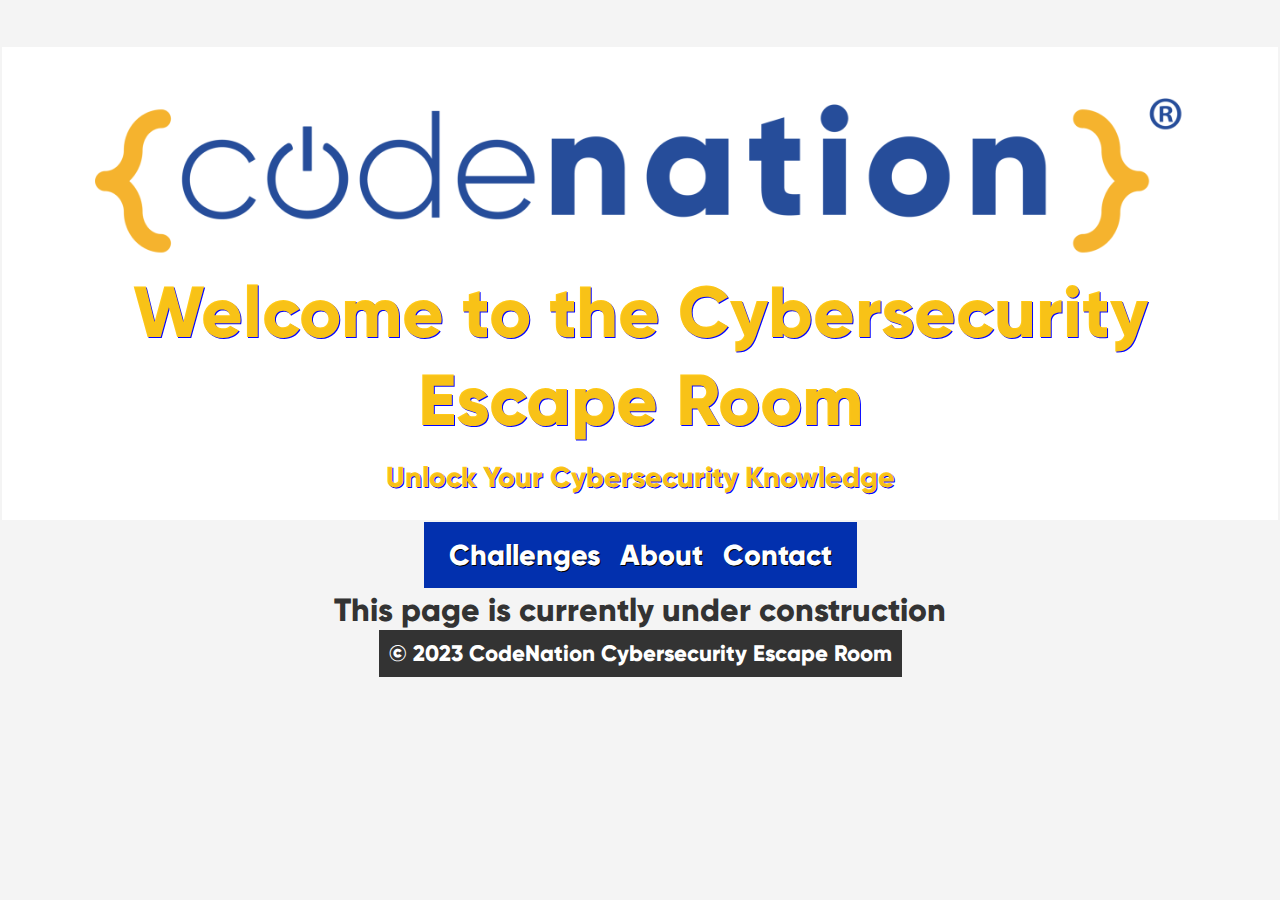
<file: contact.html>
<!DOCTYPE html>
<html lang="en">
<head>
    <meta charset="UTF-8">
    <meta name="viewport" content="width=device-width, initial-scale=1.0">
    <link rel="stylesheet" href="styles.css">
    <title>Document</title>
</head>
<body>

    <header>
        <img class="heading" src="CN.png" alt="company logo">
        <h1>Welcome to the Cybersecurity Escape Room</h1>
        <p>Unlock Your Cybersecurity Knowledge</p>
    </header>

    <nav>
        <ul>
            <li><a href="challenges.html">Challenges</a></li>
            <!-- <li><a href="#leaderboard">Leaderboard</a></li>
            <li><a href="#resources">Resources</a></li>
            <li><a href="#discussion">Discussion Forum</a></li> -->
            <li><a href="about.html">About</a></li>
            <li><a href="contact.html">Contact</a></li>
        </ul>
    </nav>
    <h1>This page is currently under construction</h1>

    <footer>
        <p>&copy; 2023 CodeNation Cybersecurity Escape Room</p>
    </footer>
</body>
</html>
</file>
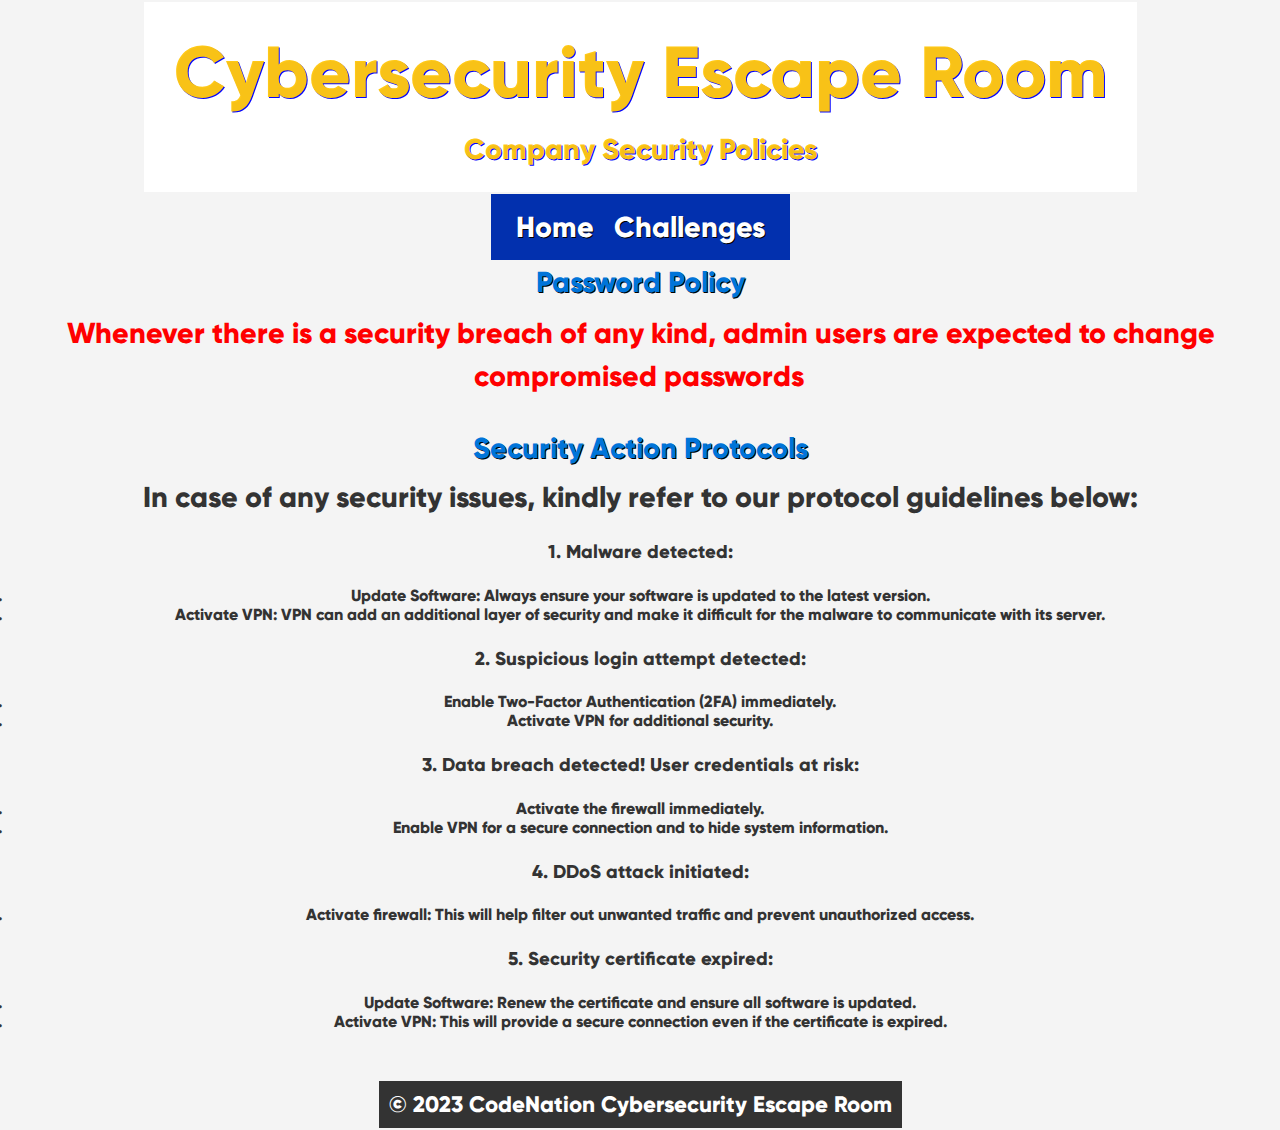
<file: policies.html>
<!DOCTYPE html>
<html lang="en">
<head>
    <meta charset="UTF-8">
    <meta name="viewport" content="width=device-width, initial-scale=1.0">
    <title>Company Security Policies</title>
    <link rel="stylesheet" href="styles.css">
</head>
<body>
    <header>
        <h1>Cybersecurity Escape Room</h1>
        <p>Company Security Policies</p>
    </header>

    <nav>
        <ul>
            <li><a href="index.html">Home</a></li>
            <li><a href="challenges.html">Challenges</a></li>
        </ul>
    </nav>

    
        <section>
            <h2>Password Policy </h2>
            <section><p class="important"><b>Whenever there is a security breach of any kind, admin users are expected to change compromised passwords</b></p></section>
            
            <h2>Security Action Protocols</h2>
            <p>In case of any security issues, kindly refer to our protocol guidelines below:</p>
            
            <h3>1. Malware detected:</h3>
            <ol>
                <li>Update Software: Always ensure your software is updated to the latest version.</li>
                <li>Activate VPN: VPN can add an additional layer of security and make it difficult for the malware to communicate with its server.</li>
            </ol>

            <h3>2. Suspicious login attempt detected:</h3>
            <ol>
                <li>Enable Two-Factor Authentication (2FA) immediately.</li>
                <li>Activate VPN for additional security.</li>
            </ol>

            <h3>3. Data breach detected! User credentials at risk:</h3>
            <ol>
                <li>Activate the firewall immediately.</li>
                <li>Enable VPN for a secure connection and to hide system information.</li>
            </ol>

            <h3>4. DDoS attack initiated:</h3>
            <ol>
                <li>Activate firewall: This will help filter out unwanted traffic and prevent unauthorized access.</li>
            </ol>

            <h3>5. Security certificate expired:</h3>
            <ol>
                <li>Update Software: Renew the certificate and ensure all software is updated.</li>
                <li>Activate VPN: This will provide a secure connection even if the certificate is expired.</li>
            </ol>

        </section>
    
    <footer>
        <p>&copy; 2023 CodeNation Cybersecurity Escape Room</p>
    </footer>
</body>
</html>
</file>
<file: styles.css>
/* =======================================
   FONT DEFINITIONS
   ======================================= */
   @font-face {
    font-family: 'Gilroy ExtraBold';
    src: url('Gilroy-ExtraBold.otf') format('opentype');
}

/* =======================================
   BASE AND RESET STYLES
   ======================================= */
* {
    box-sizing: border-box;
    padding: 2px;
}

body, h1, h2, p, ul, li, a {
    margin: 0;
    padding: 0;
}

body {
    overflow-x: hidden; /* Prevent horizontal scrolling */
    text-align: center;
    background-color: #f4f4f4;
    color: #333;
    font-family: 'Gilroy ExtraBold', sans-serif;
    display: flex;
    flex-direction: column;
    align-items: center;
    justify-content: center;
    min-height: 80vh;
}

main {
    text-align: center;
    width: 90%;
}

/* =======================================
   HEADER STYLES
   ======================================= */
header {
    background-color: #ffffff;
    color: #ffc710f8;
    text-shadow: rgb(3, 3, 255) 1px 0.5px;
    text-align: center;
    padding: 2% 30px;
}

header h1 {
    font-size: 4.5rem;
    margin-bottom: 15px;
}

header p {
    font-size: 1.8rem;
}

header img {
    max-width: 90% !important;  
    height: auto !important;    
    display: block !important;  
    margin: 10px auto !important;
}

/* =======================================
   NAVIGATION STYLES
   ======================================= */
nav ul {
    list-style: none;
    display: flex;
    text-shadow: black 1px 0.5px;
    justify-content: center;
    background-color: #0230ae;
    padding: 15px;
}

nav ul li {
    margin: 0 10px;
}

nav ul li a {
    font-size: 1.8rem;
    color: #fff;
    text-decoration: none;
    font-weight: bold;
    transition: color 0.3s;
}

nav ul li a:hover {
    color: #0074D9;
}

/* =======================================
   MAIN CONTENT STYLES
   ======================================= */
.heading {
    max-width: 90% !important;  
    height: auto !important;    
    display: block !important;  
    margin: 10px auto !important;
}

header img {
    max-width: 90% !important;  
    height: auto !important;    
    display: block !important;  
    margin: 10px auto !important;
}

.important {
    color: red;
}

section {
    margin-bottom: 30px;
}

section h2 {
    font-size: 1.7rem;
    margin-bottom: 10px;
    color: #0074D9;
    text-shadow: black 1px 1px;
}

section p {
    font-size: 1.7rem;
    line-height: 1.5;
}

section a {
    font-size: 1.8rem;
    color: #0074D9;
    text-decoration: none;
    font-weight: bold;
    transition: color 0.3s;
}

section a:hover {
    color: #ffdd00;
    text-shadow: #0059ff 1px 1px;
}

.link {
    font-size: 5vh;
}

/* =======================================
   FOOTER STYLES
   ======================================= */
footer {
    background-color: #333;
    color: #fff;
    text-align: center;
    padding: 10px;
    font-size: 1.4rem;
}

/* =======================================
   RESPONSIVE STYLES
   ======================================= */
/* Mobile Styles */
@media only screen and (max-width: 480px) {
    header h1 {
        font-size: 2.2rem;
    }

    header p,
    nav ul li a,
    section h2,
    section p,
    section a {
        font-size: 1.2rem;
    }

    nav ul {
        flex-direction: column;
        align-items: center;
    }

    nav ul li {
        margin: 5px 0;
    }

    main {
        width: 100%;
        padding: 5px;
    }
}

/* Tablet Styles */
@media only screen and (min-width: 481px) and (max-width: 1024px) {
    header h1 {
        font-size: 2.8rem;
    }

    header p {
        font-size: 1.4rem;
    }

    nav ul li a,
    section h2,
    section p,
    section a {
        font-size: 1.4rem;
    }

    main {
        width: 95%;
    }
}

/* Desktop Styles */
@media only screen and (min-width: 1025px) {
    header h1 {
        font-size: 4.5rem;
    }

    header p,
    nav ul li a,
    section h2,
    section p,
    section a {
        font-size: 1.8rem;
    }

    main {
        width: 90%;
    }
}
</file>
<file: challenge1.css>
/* =======================================
   PASSWORD CRACKING TERMINAL STYLES
   ======================================= */

/* Specific to Password Cracking Terminal section */
section h3 {
    font-size: 1.8rem;
    margin: 20px 0;
    color: #ffc710f8;
    text-shadow: rgb(3, 3, 255) 1px 0.5px;
}

#passwordInput {
    padding: 10px;
    font-size: 1.4rem;
    margin-top: 10px;
    width: 80%;
    max-width: 400px; /* Maximum width for larger screens */
    border: 2px solid #0074D9;
    border-radius: 5px;
    outline: none;
}

#checkPasswordButton {
    padding: 10px 20px;
    font-size: 1.4rem;
    background-color: #0074D9;
    color: #ffffff;
    border: none;
    border-radius: 5px;
    margin-top: 15px;
    cursor: pointer;
    transition: background-color 0.3s;
}

#checkPasswordButton:hover {
    background-color: #005bb5; /* Slightly darker shade */
}

#passwordMessage {
    font-size: 1.6rem;
    margin-top: 15px;
    font-weight: bold;
    color: red; /* Color for incorrect password by default */
}

#passwordHints {
    font-size: 1.4rem;
    margin-top: 10px;
    color: #ffc710f8; /* Keeping color consistent with header */
}

/* Making sure hints stand out a bit more */
#passwordHints h4 {
    font-size: 1.5rem;
    color: #0074D9;
    text-shadow: black 1px 1px;
}
</file>
<file: matcher.css>
.game-container {
    display: flex;
    gap: 5vw;  
    width: 90vw; 
    margin: 5vh auto;
    flex-wrap: wrap;
    justify-content: space-between;
}

.vulnerabilities, .consequences {
    display: flex;
    flex-direction: column;
    gap: 2vh;
    width: 45%;
    flex-basis: calc(50% - 3vw);
}

.card {
    width: 100% !important; 
    height: auto;
    text-align: center;
    font-size: 1rem;
    display: flex;
    justify-content: center;
    align-items: center;
    background-color: #eee;
    cursor: pointer;
    border-radius: 1vh;
    user-select: none;
    border: 0.5vh solid transparent;
    padding: 10px;
    max-height: 15vh;
    overflow: hidden;
    text-overflow: ellipsis;
    white-space: nowrap;
}

.card.selected {
    background-color: #ddd;
}

/* Color-coordination based on data-match attribute when matched */
.card.matched[data-match="Breach Risk"] {
    border-color: #ff0000;
}

.card.matched[data-match="Malware Risk"] {
    border-color: #fffb00;
}

.card.matched[data-match="Eavesdropping Risk"] {
    border-color: #44ff00;
}

.card.matched[data-match="Intercept Risk"] {
    border-color: #00ffd9;
}

.card.matched[data-match="Access Breach"] {
    border-color: #0059ff;
}

.card.matched[data-match="Exploit Risk"] {
    border-color: #9500ff;
}

.card.matched[data-match="Manipulation Risk"] {
    border-color: #d000ff;
}

.card.matched[data-match="Access Risk"] {
    border-color: #ff009d;
}

.card.matched[data-match="Attack Gateway"] {
    border-color: #c70909;
}

.card.matched[data-match="Data Theft & Damage"] {
    border-color: #ffbf00;
}

.card.matched[data-match="Data Exposure"] {
    border-color: #2be68c;
}

.card.matched[data-match="Data Loss"] {
    border-color: #d248e7;
}

.card.matched[data-match="Vulnerabilities"] {
    border-color: #2e87d5;
}

.card.matched[data-match="Data Breach Risk"] {
    border-color: #ae58ff;
}

/* RESPONSIVE STYLES */

/* Mobile Styles */
@media only screen and (max-width: 480px) {
    .game-container {
        width: 95vw;
        gap: 3vw;
        margin: 3vh auto;
    }

    .vulnerabilities, .consequences {
        width: 100%;
        margin-bottom: 2vh;
    }

    .card {
        height: auto;
        font-size: 3vw;
    }
}

/* Tablet Styles */
@media only screen and (min-width: 481px) and (max-width: 1024px) {
    .game-container {
        width: 90vw;
        gap: 4vw;
        margin: 4vh auto;
    }

    .vulnerabilities, .consequences {
        width: 47%;
    }

    .card {
        height: auto;
        font-size: 2vw;
    }
}

/* Desktop Styles */
@media only screen and (min-width: 1025px) {
    .game-container {
        width: 80vw;
        gap: 5vw;
        margin: 5vh auto;
    }

    .vulnerabilities, .consequences {
        width: 45%;
    }

    .card {
        height: auto;
        font-size: 1.5vw;
    }
}
</file>
<file: challenge4.css>
/* =======================================
   CHALLENGE 4: URL ANALYSIS STYLES
   ======================================= */

/* Main content wrapper */
main {
    padding: 1rem;
    background-color: #f9f9f9;
    border-radius: 5px;
    box-shadow: 0 0 10px rgba(0, 0, 0, 0.05);
    max-width: 800px;
    margin: 2rem auto;
}

/* URL List */
.url-list {
    background-color: #ffffff;
    padding: 20px;
    border-radius: 5px;
    box-shadow: 0px 0px 10px rgba(0,0,0,0.05);
    max-width: 700px;
    margin: 0 auto;
}

/* Each individual URL item */
.url-item {
    padding: 10px;
    margin-bottom: 8px;
    cursor: pointer;
    border: 1px solid transparent; /* Ready for highlighting */
    border-radius: 3px;
    transition: background-color 0.3s;
}

.url-item:hover {
    background-color: #e6e6e6; /* Highlight on hover */
}

/* Styling for a selected (potentially unsafe) URL */
.url-item.selected {
    background-color: #ff0000;
    color: #fff;
    text-decoration: underline;
}

/* Correctly identified threats should have a green background when selected */
.url-item.selected.correctSelection[data-url-type="threat"] {
    background-color: green;
    color: white;
}

/* Submit button */
button#submitAnswers {
    display: block;
    padding: 10px 20px;
    background-color: #007BFF;
    color: #fff;
    border: none;
    border-radius: 3px;
    margin: 20px auto;
    cursor: pointer;
    transition: background-color 0.3s;
}

button#submitAnswers:hover {
    background-color: #0056b3;
}

/* Feedback message after submitting answers */
p#feedbackMessage {
    text-align: center;
    font-weight: bold;
    font-size: 1.2em;
    color: #333;
    margin-top: 20px;
}


.correctAnswer {
    background-color: green;
    color: white; 
}
</file>
<file: challenge5.css>
/* =======================================
   CHALLENGE 5: CYBERSECURITY SIMULATION STYLES
   ======================================= */

/* Main content wrapper */
main {
    padding: 1rem;
    background-color: #f9f9f9;
    border-radius: 5px;
    box-shadow: 0 0 10px rgba(0, 0, 0, 0.05);
    max-width: 800px;
    margin: 2rem auto;
}

/* Description box */
#description-box {
    background-color: #fff;
    padding: 20px;
    border-radius: 5px;
    box-shadow: 0px 0px 10px rgba(0,0,0,0.05);
    max-width: 700px;
    margin: 0 auto;
}

/* Timer display */
#timer {
    margin: 20px 0;
}

/* Notification Modal */
#notificationModal {
    font-family: Arial, sans-serif;
    display: flex;
    align-items: center;
    justify-content: center;
}

#notificationModal > div {
    max-width: 600px;
    padding: 30px;
    text-align: center;
}

#passwordFeedback, #simulationFeedback {
    font-weight: bold;
}

.valid {
    color: green;
}

.alert {
    color: red;
}

#randomEvent {
    margin-top: 20px;
}

button {
    padding: 10px 20px;
    background-color: #007BFF;
    color: #fff;
    border: none;
    border-radius: 3px;
    cursor: pointer;
    transition: background-color 0.3s;
    margin: 10px 0;
}

button:hover {
    background-color: #0056b3;
}

/* Password styles */
input[type="password"] {
    padding: 10px;
    width: 100%;
    box-sizing: border-box;
    margin: 10px 0;
    border: 1px solid #ccc;
    border-radius: 4px;
}

#passwordFeedback.valid {
    color: green;
}

#passwordFeedback.alert {
    color: red;
}

/* Notification Modal Close button */
button[onclick="closeModal()"] {
    background-color: #f44336;
}

button[onclick="closeModal()"]:hover {
    background-color: #d32f2f;
}

/* Specific Feedback Message */
#simulationFeedback {
    margin-top: 20px;
    font-size: 1.2em;
}

/* Random event display */
#randomEvent {
    margin-top: 30px;
    font-size: 1.2em;
    font-weight: bold;
}
</file>
<file: challenge6.css>
/* Decipher Game Styles */
#encodedSaying .displayedChar {
    font-size: 1.4rem;
    letter-spacing: 0.2em; /* Spacing between letters for better readability */
    display: inline-block;
    margin-right: 10px;
}

#encodedSaying .decodeInput {
    width: 20px; /* Width of the input box */
    text-align: center;
    margin-top: 10px;
    border-radius: 4px;
    border: 1px solid #aaa;
}

#inputWithCheckBtns button {
    font-size: 1rem;
    padding: 5px 10px;
    margin-left: 5px;
    cursor: pointer;
    background-color: #0074D9;
    color: #fff;
    border: none;
    border-radius: 4px;
    transition: background-color 0.3s;
}

#inputWithCheckBtns button:hover {
    background-color: #0059ff;
}

/* Success and Error Highlights for inputs */
input.success {
    border-color: green;
}

input.error {
    border-color: red;
}

.word-space {
    display: inline-block;
    width: 30px;  /* Adjust as needed */
}

.success {
    color: green;
}
</file>
